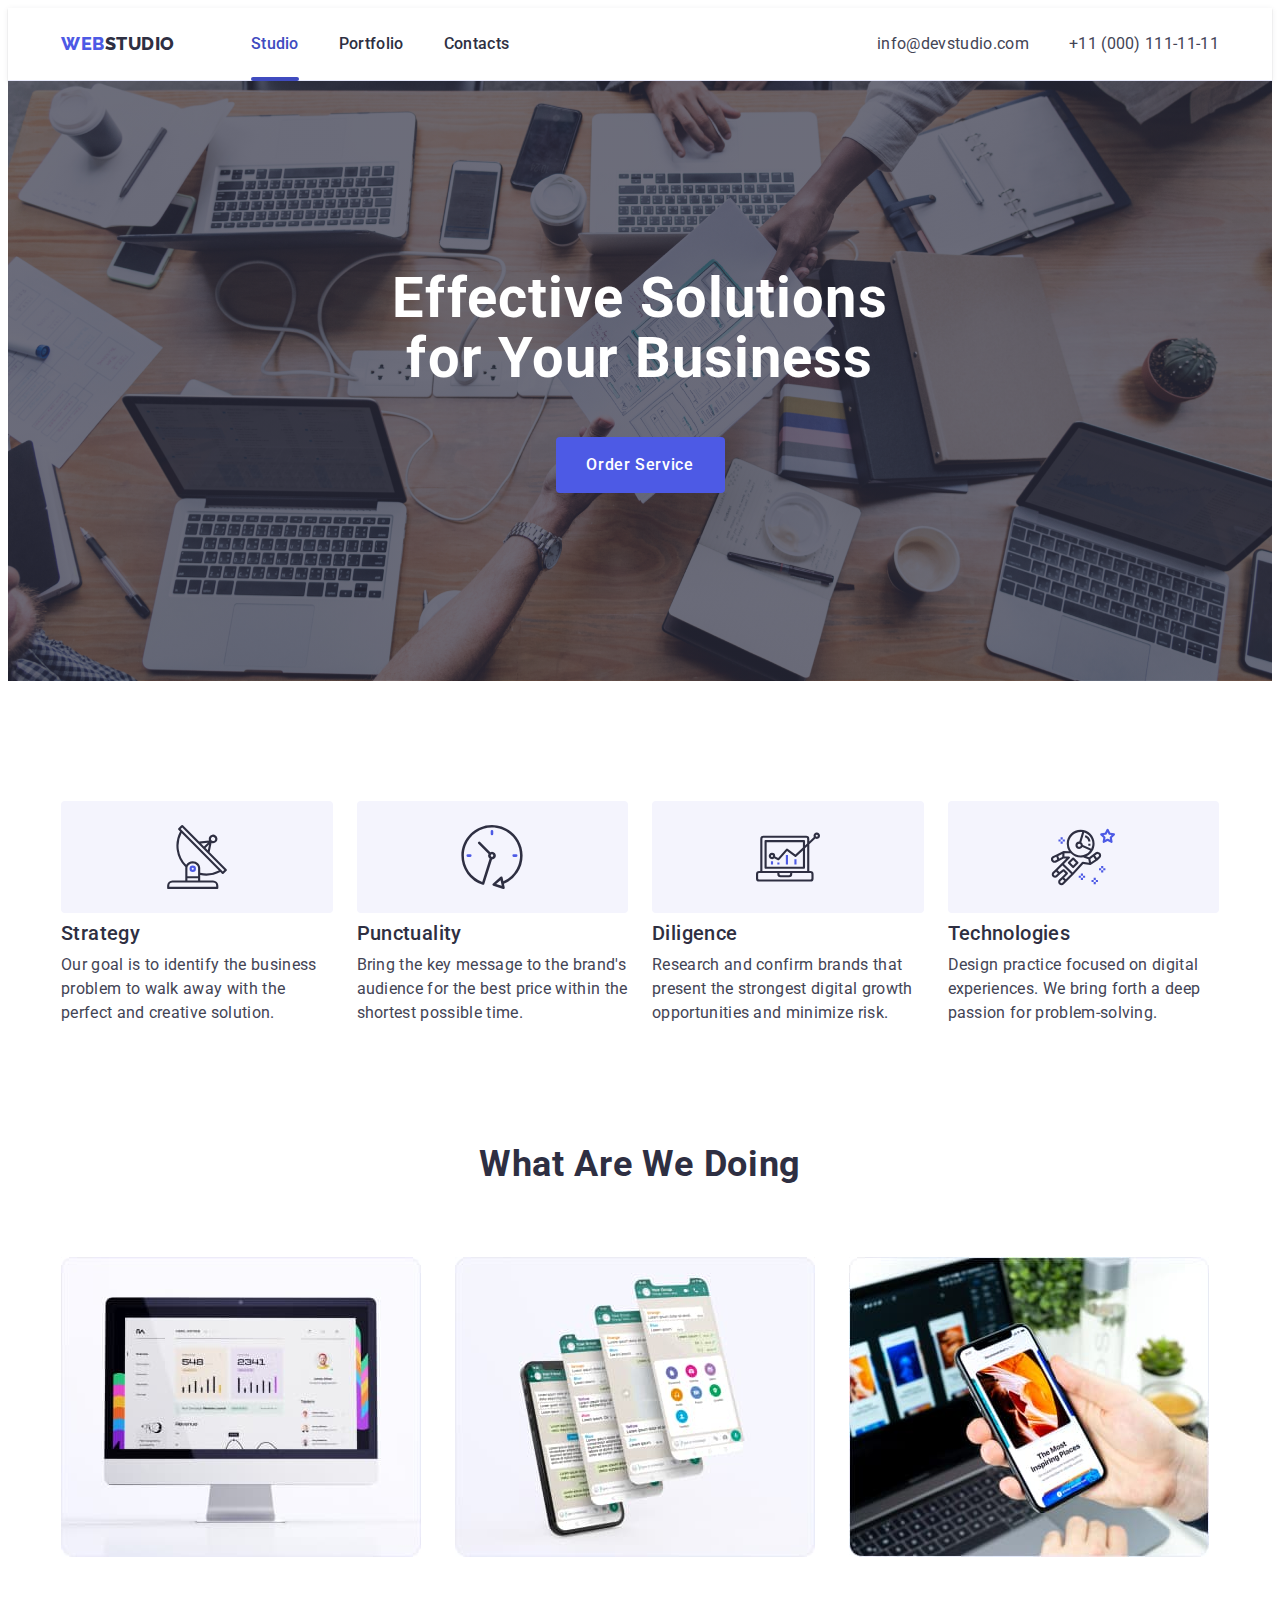
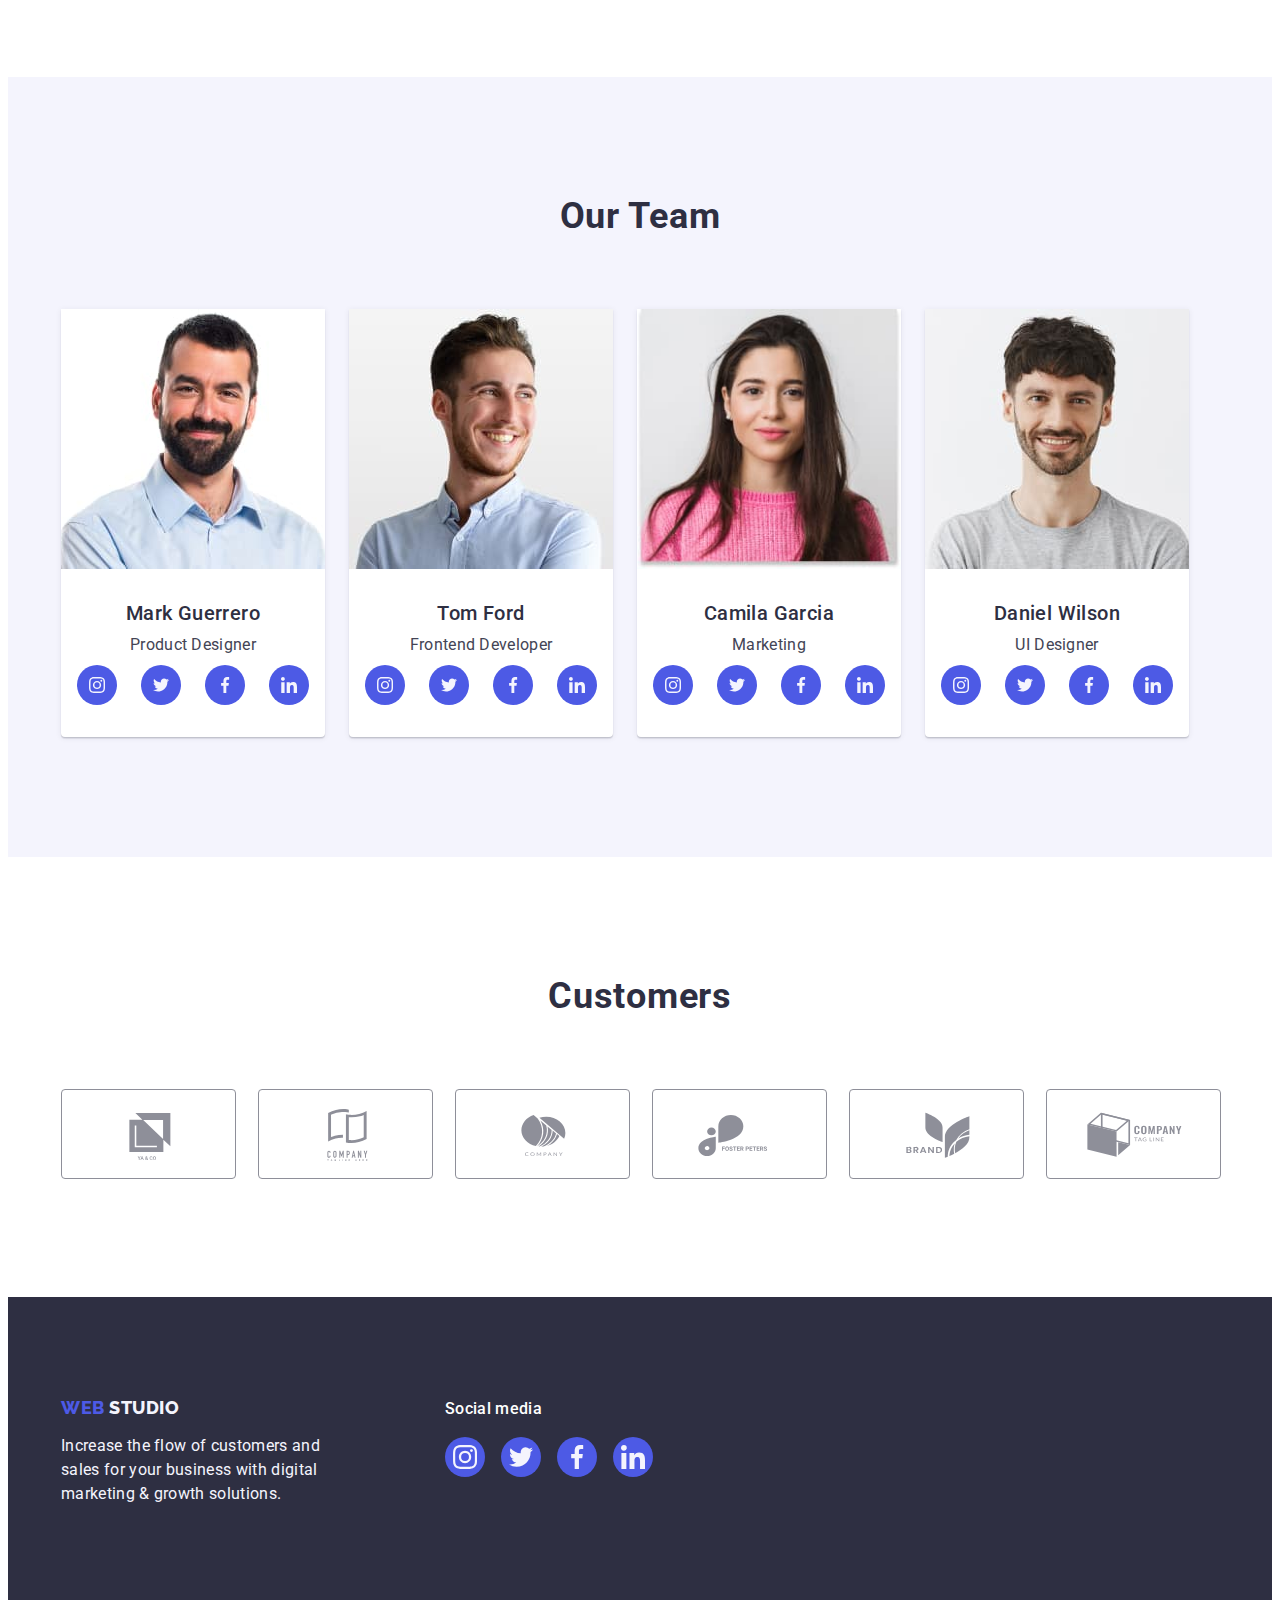
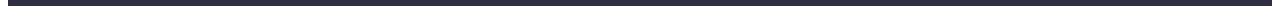
<file: index.html>
<!DOCTYPE html>
<html lang="en">
  <head>
    <meta charset="UTF-8" />
    <meta name="viewport" content="width=device-width, initial-scale=1.0" />
    <title>goit-markup-hw-01</title>
    <link rel="preconnect" href="https://fonts.googleapis.com" />
    <link rel="preconnect" href="https://fonts.gstatic.com" crossorigin />
    <link
      href="https://fonts.googleapis.com/css2?family=Raleway:wght@800&family=Roboto:wght@400;500;700&display=swap"
      rel="stylesheet"
    />
    <link
      rel="stylesheet"
      href="https://cdnjs.cloudflare.com/ajax/libs/modern-normalize/2.0.0/modern-normalize.min.css"
      integrity="sha512-4xo8blKMVCiXpTaLzQSLSw3KFOVPWhm/TRtuPVc4WG6kUgjH6J03IBuG7JZPkcWMxJ5huwaBpOpnwYElP/m6wg=="
      crossorigin="anonymous"
      referrerpolicy="no-referrer"
    />
    <link rel="stylesheet" href="./css/styles.css" />
  </head>
  <body>
    <header class="page-header">
      <div class="header-container container">
        <nav class="header-nav">
          <a class="logo link" href="./index.html"
            >Web<span class="logo-span">Studio</span></a
          >
          <ul class="list header-list">
            <li>
              <a class="link header-list-item current" href="./index.html">Studio</a>
            </li>
            <li>
              <a class="link header-list-item" href="./portfolio.html"
                >Portfolio</a
              >
            </li>
            <li>
              <a class="link header-list-item" href="">Contacts</a>
            </li>
          </ul>
        </nav>
        <address class="address list">
          <ul class="site-address list">
            <li>
              <a class="link address-link" href="mailto:info@devstudio.com"
                >info@devstudio.com</a
              >
            </li>
            <li>
              <a class="link address-link" href="tel:+110001111111"
                >+11 (000) 111-11-11</a
              >
            </li>
          </ul>
        </address>
      </div>
    </header>

    <main>
      <!-- section 1  -->
      <section class="section-hero">
        <div class="container">
          <h1 class="main-title">Effective Solutions for Your Business</h1>
          <button data-modal-open class="button-index" type="button">Order Service</button>
        </div>
      </section>
      <!-- section 2  -->
      <section class="section-two">
        <div class="container">
          <h2 class="visually-hidden">Our Peculiarities</h2>
          <ul class="list section-two-list">
            <li class="section-two-list-item">
              <div class="icon-section-two">
                <svg width="64" height="64">
                  <use href="./images/icons.svg#icon-antenna"></use>
                </svg>
              </div>
              <h3 class="benefits">Strategy</h3>
              <p class="benefits-p">
                Our goal is to identify the business problem to walk away with
                the perfect and creative solution.
              </p>
            </li>

            <li class="section-two-list-item">
              <div class="icon-section-two">
                <svg width="64" height="64">
                  <use href="./images/icons.svg#icon-clock"></use>
                </svg>
              </div>
              <h3 class="benefits">Punctuality</h3>
              <p class="benefits-p">
                Bring the key message to the brand's audience for the best price
                within the shortest possible time.
              </p>
            </li>
            <li class="section-two-list-item">
               <div class="icon-section-two">
                <svg width="64" height="64">
                  <use href="./images/icons.svg#icon-diagram"></use>
                </svg>
               </div>
              <h3 class="benefits">Diligence</h3>
              <p class="benefits-p">
                Research and confirm brands that present the strongest digital
                growth opportunities and minimize risk.
              </p>
            </li>
            <li class="section-two-list-item">
               <div class="icon-section-two">
                <svg  width="64" height="64">
                  <use href="./images/icons.svg#icon-astronaut"></use>
                </svg>
               </div>
              <h3 class="benefits">Technologies</h3>
              <p class="benefits-p">
                Design practice focused on digital experiences. We bring forth a
                deep passion for problem-solving.
              </p>
            </li>
          </ul>
        </div>
      </section>

      <!-- section 3  -->
      <section class="section-three">
        <div class="container">
          <h2 class="section-three-h-two">What are we doing</h2>
          <ul class="list section-three-list">
            <li class="section-three-list-item">
              <img
                src="./images/img1.jpg"
                alt="screen foto"
                width="360"
                height="300"
              />
            </li>
            <li class="section-three-list-item">
              <img
                src="./images/img2.jpg"
                alt="phone screen foto"
                width="360"
                height="300"
              />
            </li>
            <li class="section-three-list-item">
              <img
                src="./images/img3.jpg"
                alt="phone foto"
                width="360"
                height="300"
              />
            </li>
          </ul>
        </div>
      </section>
      <!-- section 4  -->
      <section class="section-four">
        <div class="container">
          <h2 class="our-team">Our Team</h2>
          <ul class="list section-four-list">
            <li class="i-card">
              <img
                src="./images/img4.jpg"
                alt="Product Designer foto"
                width="264"
                height="260"
              />
              <div class="name-position">
                <h3 class="section-four-h-three">Mark Guerrero</h3>
                <p class="i-position">Product Designer</p>
                
                <ul class="sm-teammates">
                  <li class="sm-icon"><a class="sm-icon-link" href="https://www.instagram.com/" target="_blank"><svg class="icon-svg"  width="16" height="16">
                  <use href="./images/icons.svg#icon-instagram"></use>
                </svg></a></li>
                  <li class="sm-icon"><a class="sm-icon-link" href="https://twitter.com/" target="_blank" ><svg class="icon-svg" width="16" height="16">
                  <use href="./images/icons.svg#icon-twitter"></use>
                </svg></a></li>
                  <li class="sm-icon"><a class="sm-icon-link" href="https://www.facebook.com/" target="_blank"><svg class="icon-svg" width="16" height="16">
                  <use href="./images/icons.svg#icon-facebook"></use>
                </svg></a></li>
                  <li class="sm-icon"><a class="sm-icon-link" href="https://www.linkedin.com/" target="_blank"><svg class="icon-svg" width="16" height="16">
                  <use href="./images/icons.svg#icon-linkedin"></use>
                </svg></a></li>
                </ul>
                </div>
              
            </li>
            <li class="i-card">
              <img
                src="./images/img5.jpg"
                alt="Frontend Developer foto"
                width="264"
                height="260"
              />
              <div class="name-position">
                <h3 class="section-four-h-three">Tom Ford</h3>
                <p class="i-position">Frontend Developer</p>
                
                <ul class="sm-teammates">
                  <li class="sm-icon"><a class="sm-icon-link" href="https://www.instagram.com/" target="_blank"><svg class="icon-svg" width="16" height="16">
                  <use href="./images/icons.svg#icon-instagram"></use>
                </svg></a></li>
                  <li class="sm-icon"><a class="sm-icon-link" href="https://twitter.com/" target="_blank" ><svg class="icon-svg" width="16" height="16">
                  <use href="./images/icons.svg#icon-twitter"></use>
                </svg></a></li>
                  <li class="sm-icon"><a class="sm-icon-link" href="https://www.facebook.com/" target="_blank"><svg class="icon-svg" width="16" height="16">
                  <use href="./images/icons.svg#icon-facebook"></use>
                </svg></a></li>
                  <li class="sm-icon"><a class="sm-icon-link" href="https://www.linkedin.com/" target="_blank"><svg class="icon-svg" width="16" height="16">
                  <use href="./images/icons.svg#icon-linkedin"></use>
                </svg></a></li>
                </ul>
              </div>
            </li>
            <li class="i-card">
              <img
                src="./images/img6.jpg"
                alt="Marketing foto"
                width="264"
                height="260"
              />
              <div class="name-position">
                <h3 class="section-four-h-three">Camila Garcia</h3>
                <p class="i-position">Marketing</p>
                
                <ul class="sm-teammates">
                  <li class="sm-icon"><a class="sm-icon-link" href="https://www.instagram.com/" target="_blank"><svg class="icon-svg" width="16" height="16">
                  <use href="./images/icons.svg#icon-instagram"></use>
                </svg></a></li>
                  <li class="sm-icon"><a class="sm-icon-link" href="https://twitter.com/" target="_blank" ><svg class="icon-svg" width="16" height="16">
                  <use href="./images/icons.svg#icon-twitter"></use>
                </svg></a></li>
                  <li class="sm-icon"><a class="sm-icon-link" href="https://www.facebook.com/" target="_blank"><svg class="icon-svg" width="16" height="16">
                  <use href="./images/icons.svg#icon-facebook"></use>
                </svg></a></li>
                  <li class="sm-icon"><a class="sm-icon-link" href="https://www.linkedin.com/" target="_blank"><svg class="icon-svg" width="16" height="16">
                  <use href="./images/icons.svg#icon-linkedin"></use>
                </svg></a></li>
                </ul>
              </div>
            </li>
            <li class="i-card">
              <img
                src="./images/img7.jpg"
                alt="UI Designer foto"
                width="264"
                height="260"
              />
              <div class="name-position">
                <h3 class="section-four-h-three">Daniel Wilson</h3>
                <p class="i-position">UI Designer</p>
                
                <ul class="sm-teammates">
                  <li class="sm-icon"><a class="sm-icon-link" href="https://www.instagram.com/" target="_blank"><svg class="icon-svg" width="16" height="16">
                  <use href="./images/icons.svg#icon-instagram"></use>
                </svg></a></li>
                  <li class="sm-icon"><a class="sm-icon-link" href="https://twitter.com/" target="_blank" ><svg class="icon-svg" width="16" height="16">
                  <use href="./images/icons.svg#icon-twitter"></use>
                </svg></a></li>
                  <li class="sm-icon"><a class="sm-icon-link" href="https://www.facebook.com/" target="_blank"><svg class="icon-svg" width="16" height="16">
                  <use href="./images/icons.svg#icon-facebook"></use>
                </svg></a></li>
                  <li class="sm-icon"><a class="sm-icon-link" href="https://www.linkedin.com/" target="_blank"><svg class="icon-svg" width="16" height="16">
                  <use href="./images/icons.svg#icon-linkedin"></use>
                </svg></a></li>
                </ul>
                </div>
              
            </li>
          </ul>
        </div>
      </section>
      <!-- SECTION 5 -->

    <section class="section-five">
      <div class="container">
        <h2 class="customers-title">Customers</h2>
      <ul class="customers-list">
        <li class="icon-list-five"><a class="icon-link-five" href=""> <svg class="customers-icon" width="104" height="56"><use href="./images/icons.svg#icon-logo-1"></use></svg></a></li>
        <li class="icon-list-five"><a class="icon-link-five" href=""> <svg class="customers-icon" width="104" height="56"><use href="./images/icons.svg#icon-logo-2"></use></svg></a></li>
        <li class="icon-list-five"><a class="icon-link-five" href=""> <svg class="customers-icon" width="104" height="56"><use href="./images/icons.svg#icon-logo-3"></use></svg></a></li>
        <li class="icon-list-five"><a class="icon-link-five" href=""> <svg class="customers-icon" width="104" height="56"><use href="./images/icons.svg#icon-logo-4"></use></svg></a></li>
        <li class="icon-list-five"><a class="icon-link-five" href=""> <svg class="customers-icon" width="104" height="56"><use href="./images/icons.svg#icon-logo-5"></use></svg></a></li>
        <li class="icon-list-five"><a class="icon-link-five" href=""> <svg class="customers-icon" width="104" height="56"><use href="./images/icons.svg#icon-logo-6"></use></svg></a></li>
      </ul>
      </div>
    </section>
    </main>
    <footer class="footer">
      <div class="container footerdiv">
        <div class="logo-parahraf"><a class="logo-footer link" href="./index.html"
          >Web <span class="logo-span-footer">Studio</span></a
        >
        <p class="footer-p">
          Increase the flow of customers and sales for your business with
          digital marketing & growth solutions.
        </p>
      </div>
        <div class="footer-sm">
          <p class="p-sm">Social media</p>
          <ul class="footer-icons">
            <li class="footer-list-icon">
              <a class="footer-link-icon" href="">
                <svg class="svg-footer" width="24" height="24">
                  <use href="./images/icons.svg#icon-instagram"></use>
                </svg>
              </a>
            </li>
           <li class="footer-list-icon">
              <a class="footer-link-icon" href="">
                <svg class="svg-footer" width="24" height="24">
                  <use href="./images/icons.svg#icon-twitter"></use>
                </svg>
              </a>
            </li>
            <li class="footer-list-icon">
              <a class="footer-link-icon" href="">
                <svg class="svg-footer" width="24" height="24">
                  <use href="./images/icons.svg#icon-facebook"></use>
                </svg>
              </a>
            </li>
            <li class="footer-list-icon">
              <a class="footer-link-icon" href="">
                <svg class="svg-footer" width="24" height="24">
                  <use href="./images/icons.svg#icon-linkedin"></use>
                </svg>
              </a>
            </li>
          </ul>
        </div>
      </div>
    </footer>
    <div data-modal class="modal-container is-hidden">
       <div class="modal">
         <button class="modal-button" data-modal-close type="button"> 
          <svg class="svg-modal" width="8" height="8">
            <use href="./images/icons.svg#icon-icon-modal-close"></use>
          </svg>
         </button>
       </div>
    </div>
     <script src="./js/modal.js"></script>
  </body>
</html>
</file>
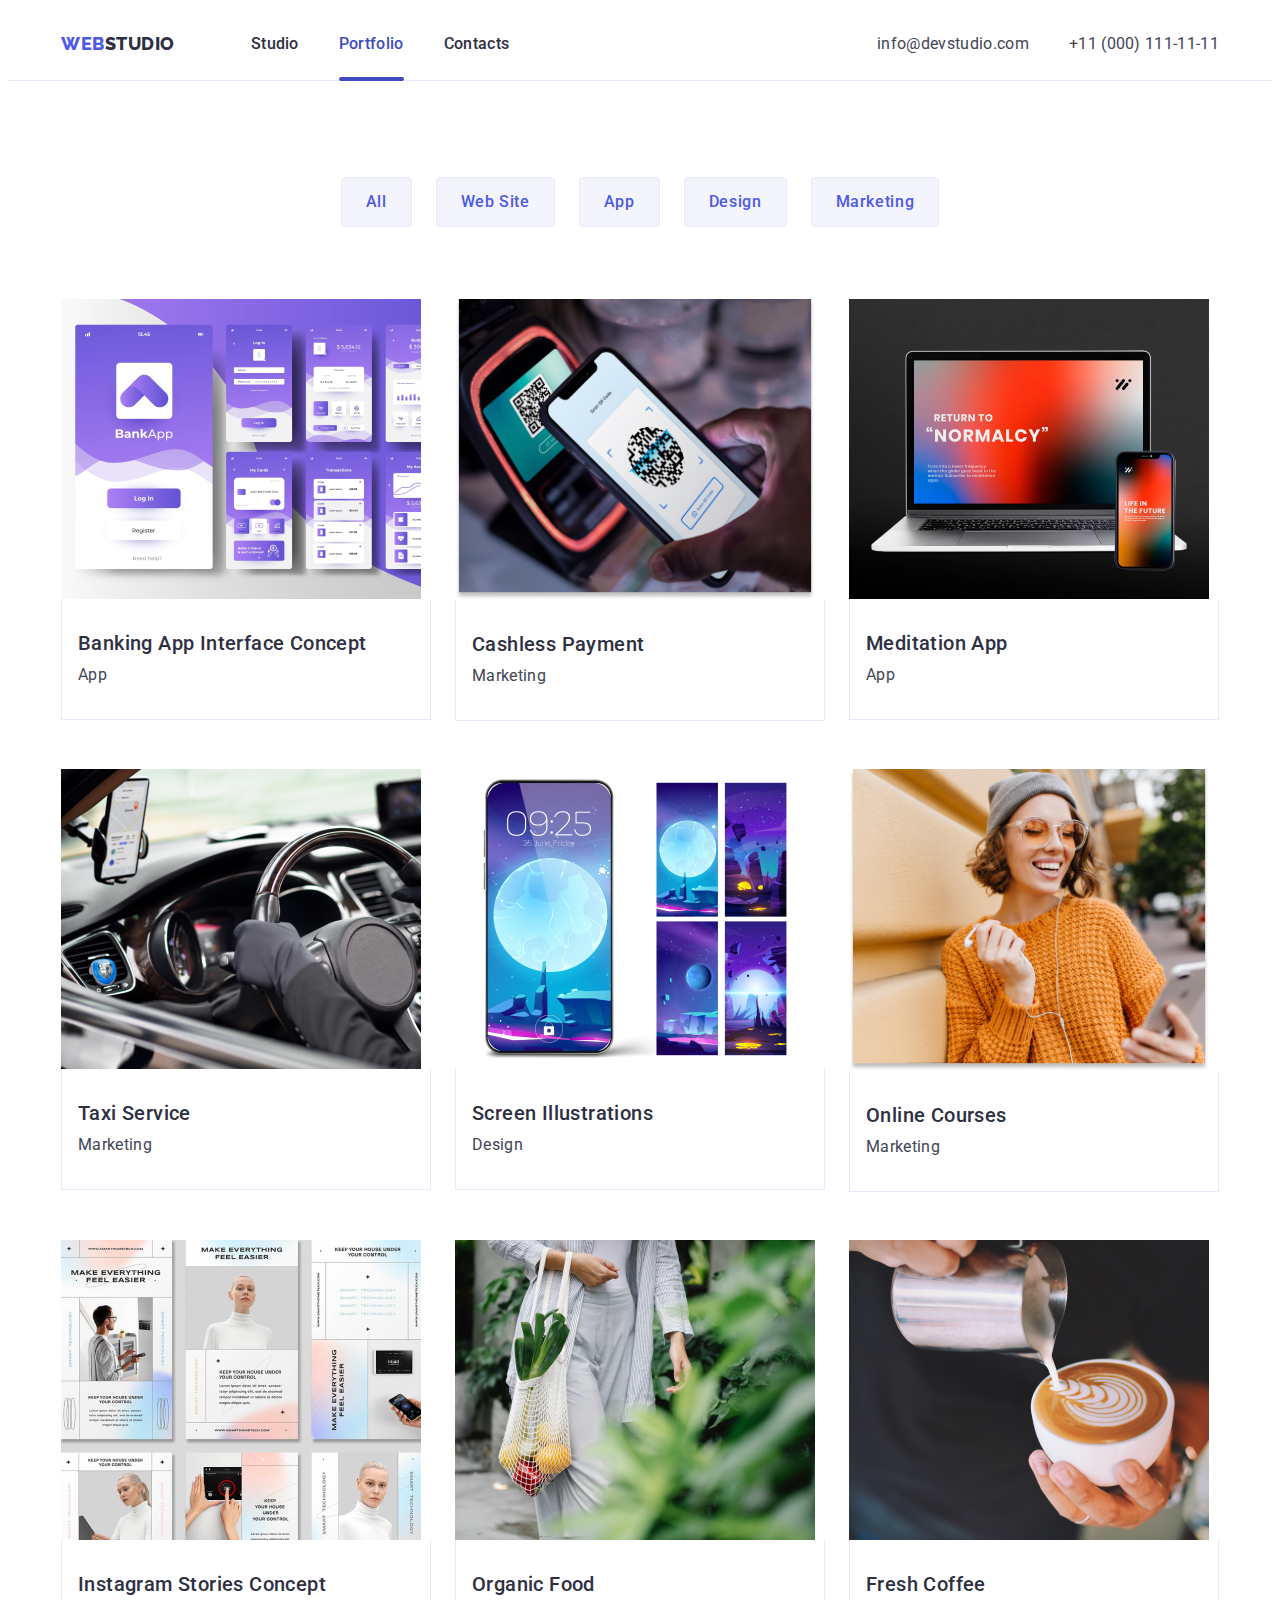
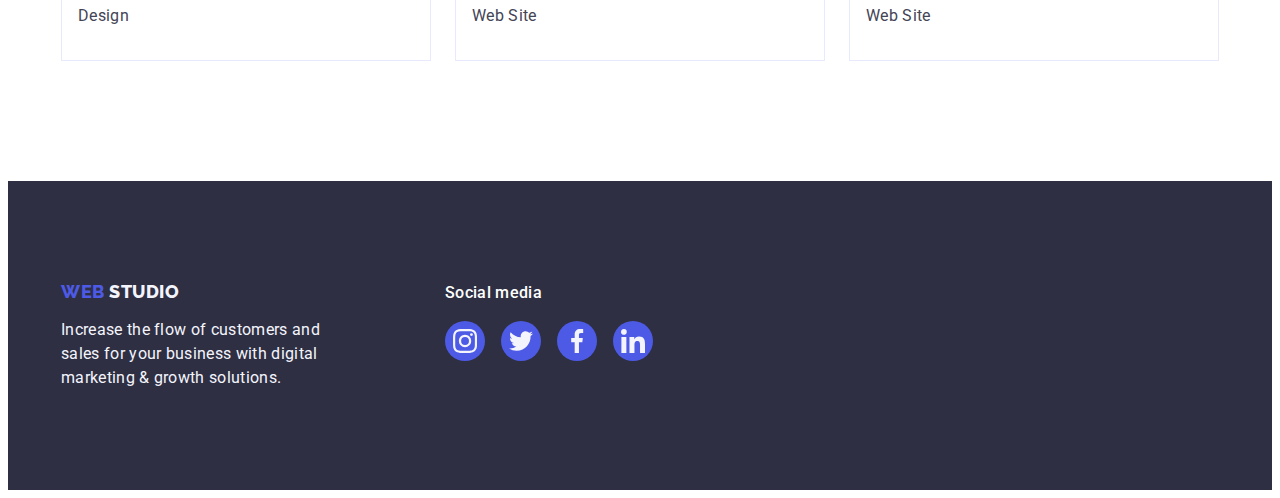
<file: portfolio.html>
<!DOCTYPE html>
<html lang="en">

<head>
    <meta charset="UTF-8">
    <meta name="viewport" content="width=device-width, initial-scale=1.0">
    <title>Document</title>
    <link rel="preconnect" href="https://fonts.googleapis.com">
    <link rel="preconnect" href="https://fonts.gstatic.com" crossorigin>
    <link href="https://fonts.googleapis.com/css2?family=Raleway:wght@800&family=Roboto:wght@400;500;700&display=swap"
      rel="stylesheet"/>
    
        <link rel="stylesheet" href="https://cdnjs.cloudflare.com/ajax/libs/modern-normalize/2.0.0/modern-normalize.min.css" integrity="sha512-4xo8blKMVCiXpTaLzQSLSw3KFOVPWhm/TRtuPVc4WG6kUgjH6J03IBuG7JZPkcWMxJ5huwaBpOpnwYElP/m6wg==" crossorigin="anonymous" referrerpolicy="no-referrer" />
        <link rel="stylesheet" href="./css/styles.css">

<body>
    <header class="page-header-p">
       <div class="container header-container-p">
         <nav class="header-nav">
            <a class="logo-st list link" href="./index.html">Web<span class="logo-nd link">Studio</span> </a>
            <ul class="header-list list ">
                 <li><a class="header-list-item  link" href="./index.html">Studio</a></li>
                <li><a class="header-list-item  link current" href="./portfolio.html">Portfolio</a></li>
                <li><a class="header-list-item  link" href="">Contacts</a></li>
               
            </ul>
        </nav>
        <address class="address">
            <ul class=" site-address list">
                <li><a class="address-link-p  link" href="mailto:info@devstudio.com">info@devstudio.com</a></li>
                <li><a class="address-link-p  link" href="tel:+110001111111">+11 (000) 111-11-11</a></li>
            </ul>
        </address>
       </div>
    </header>
    <main>
        <section class="portfolio-main-section">
            

            <div class="container">
                <h1 class="visually-hidden">Portfolio</h1>
                <ul class="site-filter list">
                <li><button class="button-portfolio" type="button">All</button></li>
                <li><button class="button-portfolio" type="button">Web Site</button></li>
                <li><button class="button-portfolio" type="button">App</button></li>
                <li><button class="button-portfolio" type="button">Design</button></li>
                <li><button class="button-portfolio" type="button">Marketing</button></li>
            </ul>
            <ul class="list card-list">
                <li class="card-item">
                <a class="card-link link" href="">
                    <div class="overlay">
                        <img src="./images/imgportfolio1.jpg"
                         width="360"
                        alt="Banking App" >
                        <p class="overlay-text">14 Stylish and User-Friendly App Design Concepts · Task Manager App · Calorie Tracker App · Exotic Fruit Ecommerce App · Cloud Storage App</p>
                    </div>
                    <div class="card-cont">
                        <h2 class="cardname">Banking App Interface Concept</h2>
                    <p class="cardtype">App</p>
                    </div>
                </a>
                </li>

                <li class="card-item">
                <a class="card-link link" href="">
                    <div class="overlay">
                        <img src="./images/imgportfolio2.jpg"
                         width="360"
                        alt="Banking App" >
                        <p class="overlay-text">14 Stylish and User-Friendly App Design Concepts · Task Manager App · Calorie Tracker App · Exotic Fruit Ecommerce App · Cloud Storage App</p>
                    </div>
                    <div class="card-cont">
                        <h2 class="cardname">Cashless Payment</h2>
                    <p class="cardtype">Marketing</p>
                    </div>
                </a>
                </li>

                <li class="card-item">
                <a class="card-link link" href="">
                    <div class="overlay">
                        <img src="./images/imgportfolio3.jpg"
                         width="360"
                        alt="Banking App" >
                        <p class="overlay-text">14 Stylish and User-Friendly App Design Concepts · Task Manager App · Calorie Tracker App · Exotic Fruit Ecommerce App · Cloud Storage App</p>
                    </div>
                    <div class="card-cont">
                        <h2 class="cardname">Meditation App</h2>
                    <p class="cardtype">App</p>
                    </div>
                </a>
                </li>

                <li class="card-item">
                <a class="card-link link" href="">
                    <div class="overlay">
                        <img src="./images/imgportfolio4.jpg"
                         width="360"
                        alt="Banking App" >
                        <p class="overlay-text">14 Stylish and User-Friendly App Design Concepts · Task Manager App · Calorie Tracker App · Exotic Fruit Ecommerce App · Cloud Storage App</p>
                    </div>
                    <div class="card-cont">
                        <h2 class="cardname">Taxi Service</h2>
                    <p class="cardtype">Marketing</p>
                    </div>
                </a>
                </li>

                <li class="card-item">
                <a class="card-link link" href="">
                    <div class="overlay">
                        <img src="./images/imgportfolio5.jpg"
                         width="360"
                        alt="Banking App" >
                        <p class="overlay-text">14 Stylish and User-Friendly App Design Concepts · Task Manager App · Calorie Tracker App · Exotic Fruit Ecommerce App · Cloud Storage App</p>
                    </div>
                    <div class="card-cont">
                        <h2 class="cardname">Screen Illustrations</h2>
                    <p class="cardtype">Design</p>
                    </div>
                </a>
                </li>

               <li class="card-item">
                <a class="card-link link" href="">
                    <div class="overlay">
                        <img src="./images/imgportfolio6.jpg"
                         width="360"
                        alt="Banking App" >
                        <p class="overlay-text">14 Stylish and User-Friendly App Design Concepts · Task Manager App · Calorie Tracker App · Exotic Fruit Ecommerce App · Cloud Storage App</p>
                    </div>
                    <div class="card-cont">
                        <h2 class="cardname">Online Courses</h2>
                    <p class="cardtype">Marketing</p>
                    </div>
                </a>
                </li>

                <li class="card-item">
                <a class="card-link link" href="">
                    <div class="overlay">
                        <img src="./images/imgportfolio7.jpg"
                         width="360"
                        alt="Banking App" >
                        <p class="overlay-text">14 Stylish and User-Friendly App Design Concepts · Task Manager App · Calorie Tracker App · Exotic Fruit Ecommerce App · Cloud Storage App</p>
                    </div>
                    <div class="card-cont">
                        <h2 class="cardname">Instagram Stories Concept</h2>
                    <p class="cardtype">Design</p>
                    </div>
                </a>
                </li>

                <li class="card-item">
                <a class="card-link link" href="">
                    <div class="overlay">
                        <img src="./images/imgportfolio8.jpg"
                         width="360"
                        alt="Banking App" >
                        <p class="overlay-text">14 Stylish and User-Friendly App Design Concepts · Task Manager App · Calorie Tracker App · Exotic Fruit Ecommerce App · Cloud Storage App</p>
                    </div>
                    <div class="card-cont">
                        <h2 class="cardname">Organic Food</h2>
                    <p class="cardtype">Web Site</p>
                    </div>
                </a>
                </li>

                <li class="card-item">
                <a class="card-link link" href="">
                    <div class="overlay">
                        <img src="./images/imgportfolio9.jpg"
                         width="360"
                        alt="Banking App" >
                        <p class="overlay-text">14 Stylish and User-Friendly App Design Concepts · Task Manager App · Calorie Tracker App · Exotic Fruit Ecommerce App · Cloud Storage App</p>
                    </div>
                    <div class="card-cont">
                        <h2 class="cardname">Fresh Coffee</h2>
                    <p class="cardtype">Web Site</p>
                    </div>
                </a>
                </li>
            </ul>
            </div>
        </section>

    </main>
    <footer class="footer">
      <div class="container footerdiv">
          <div class="logo-parahraf">
            <a class="logo-footer link" href="./index.html">Web <span class="footer-logo-studio link">Studio</span> </a>
          <p class="footer-p">Increase the flow of customers and sales for your business with digital marketing & growth solutions.</p>
          </div>
          <div class="footer-sm">
          <p class="p-sm">Social media</p>
          <ul class="footer-icons">
            <li class="footer-list-icon">
              <a class="footer-link-icon" href="">
                <svg class="svg-footer" width="24" height="24">
                  <use href="./images/icons.svg#icon-instagram"></use>
                </svg>
              </a>
            </li>
           <li class="footer-list-icon">
              <a class="footer-link-icon" href="">
                <svg class="svg-footer" width="24" height="24">
                  <use href="./images/icons.svg#icon-twitter"></use>
                </svg>
              </a>
            </li>
            <li class="footer-list-icon">
              <a class="footer-link-icon" href="">
                <svg class="svg-footer" width="24" height="24">
                  <use href="./images/icons.svg#icon-facebook"></use>
                </svg>
              </a>
            </li>
            <li class="footer-list-icon">
              <a class="footer-link-icon" href="">
                <svg class="svg-footer" width="24" height="24">
                  <use href="./images/icons.svg#icon-linkedin"></use>
                </svg>
              </a>
            </li>
          </ul>
        </div>

      </div>
    </footer>

</body>

</html>
</file>
<file: css/styles.css>
:root {
    --white: #FFFFFF;
    --cloud: #F4F4FD;
    --iris: #4d5ae5;
    --slate: #434455;
    --navy-blue: #2E2F42;
    --blue: #404bbf;
    --customers-icon:#8E8F99;
    --footer-icon-hover: #31d0aa;
}


body {
    font-family: 'Roboto', sans-serif;
    font-size: 16px;
    color: var(--slate);
    background-color: var(--white);

}

h1,
h2,
h3,
p {
    margin: 0;

}

.page-header {
    border-bottom: 1px solid #e7e9fc;
    box-shadow: 0px 2px 1px rgba(46, 47, 66, 0.08),
        0px 1px 1px rgba(46, 47, 66, 0.16),
        0px 1px 6px rgba(46, 47, 66, 0.08);


}

.header-container {
    display: flex;

}

.container {
    width: 1158px;
    padding: 0 15px;
    margin: 0 auto;
}

.header-list {
    display: flex;
    gap: 40px;
    padding: 0;

}

.site-address {
    display: flex;
    gap: 40px;


}

.address-link {
    padding-top: 24px;
    padding-bottom: 24px;
    display: inline-block;
    transition: color 250ms cubic-bezier(0.4, 0, 0.2, 1);
}

/* Header */

.header-nav {
    display: flex;
    align-items: center;

}


.header-list-item {
    font-family: Roboto;
    color: var(--navy-blue);
    font-size:16px;
    font-style: normal;
    font-weight: 500;
    line-height: 1.5;
    letter-spacing: 0.02em;
    padding-top: 24px;
    padding-bottom: 24px;
    display: inline-block;
    position: relative;
    transition: color 250ms cubic-bezier(0.4, 0, 0.2, 1);
}
   .current {
    color: var(--blue);
   }


.logo {
    color: var(--iris);
    font-family: 'Raleway', sans-serif;
    font-size: 18px;
    font-style: normal;
    font-weight: 800;
    line-height: 1.17;
    /* 116.667% */
    letter-spacing: 0.03em;
    text-transform: uppercase;
    margin-right: 76px;
    display: inline-block;


}

.logo-footer {
    margin-bottom: 16px;
    display: inline-block;
    color: var(--iris);
    font-family: 'Raleway', sans-serif;
    font-size: 18px;
    font-style: normal;
    font-weight: 800;
    line-height: 1.17;
    /* 116.667% */
    letter-spacing: 0.03em;
    text-transform: uppercase;
}

.logo-span {
    color: var(--navy-blue);
    font-family: Raleway;
    font-size: 18px;
    font-style: normal;
    font-weight: 800;
    line-height: 1.17;
    /* 116.667% */
    letter-spacing: 0.03em;
    text-transform: uppercase;
}



.list a:hover {
    color: #404bbf;
}

.list a:active {
    color: #404bbf;
}

.list a:focus {
    color: #404bbf;
}

.list {
    list-style: none;
    padding: 0;
    margin: 0;
}

.link {
    text-decoration: none;

}

.address a {
    color: var(--slate);

    /* Body */
    font-family: Roboto;
    font-size: 16px;
    font-style: normal;
    font-weight: 400;
    line-height: 1.5;
    /* 150% */
    letter-spacing: 0.02em;
}

.address {
    font-style: normal;
    margin-left: auto;

}

.address a:hover,
.address a:focus {
    color: #404bbf;
}

/* PSEUDO-ELEMENT */

.current::after {
    content: "";
   
    width: 100%;
    height: 4px;
    border-radius: 2px;
    background: var(--blue);
    position: absolute;
    left: 0;
    bottom: -1px;  

     }







/* Section */
.section-hero {
    background: var(--navy-blue);
    padding-top: 188px;
    padding-bottom: 188px;
    background-image: url(../images/hero-bg.jpg);
    background-repeat: no-repeat;
    background-image: linear-gradient(rgba(46, 47, 66, 0.7),
            rgba(46, 47, 66, 0.7)), url(../images/hero-bg.jpg);
    max-width: 1440px;
    background-position: center;
    background-size: cover;
    margin: 0 auto;

}

img {
    display: block;
}

.main-title {
    color: var(--white);
    max-width: 496px;


    /* Header 1 */
    font-family: 'Roboto', sans-serif;
    font-size: 56px;
    text-align: center;
    font-style: normal;
    font-weight: 700;
    line-height: 1.07;
    /* 107.143% */
    letter-spacing: 0.02em;
    margin-bottom: 48px;
    margin-left: auto;
    margin-right: auto;

}

.button-index {
    color: var(--white);

    /* Button Text */
    font-family: Roboto, sans-serif;
    font-size: 16px;
    font-style: normal;
    font-weight: 500;
    line-height: 1.5;
    letter-spacing: 0.04em;
    background-color: var(--iris);
    cursor: pointer;
    display: block;
    min-width: 169px;
    height: 56px;
    border: none;
    border-radius: 4px;
    margin-left: auto;
    margin-right: auto;
    transition: background-color 250ms cubic-bezier(0.4, 0, 0.2, 1);
    

}

.button-index:hover,
.button-index:focus {
    background-color: var(--blue);
}

/* Section 2 */
.visually-hidden {
    position: absolute;
    width: 1px;
    height: 1px;
    margin: -1px;
    border: 0;
    padding: 0;
    white-space: nowrap;
    clip-path: inset(100%);
    clip: rect(0 0 0 0);
    overflow: hidden;
}

.section-two {
    padding: 120px 0;

}

.icon-section-two {
    
    height: 112px;
    background-color: var(--cloud);
    display: flex;
    align-items: center;
    justify-content: center;
    margin-bottom: 8px;
    border-radius: 4px;
}


.section-two-list-item {
    width: calc((100% - 72px) / 4);
}

.section-two-list {
    display: flex;
    gap: 24px;
}




.benefits {
    color: var(--navy-blue);

    /* Header 3 */
    font-family: Roboto;
    font-size: 20px;
    font-style: normal;
    font-weight: 500;
    line-height: 1.2;
    /* 120% */
    letter-spacing: 0.02em;
    background-color: var(--white);
    margin-bottom: 8px;

}

.benefits-p {
    color: var(--slate);

    /* Body */
    font-family: Roboto;
    font-size: 16px;
    font-style: normal;
    font-weight: 400;
    line-height: 1.5;
    /* 150% */
    letter-spacing: 0.02em;

}

/* Section 3 */
.section-three {
    padding-bottom: 120px;
}

.section-three-list {
    display: flex;
    gap: 24px;
}

.section-three-list-item {
    width: calc((100% - 48px) / 3);
}



.section-three-h-two {
    color: var(--navy-blue);


    /* Header 2 */
    font-family: Roboto;
    font-size: 36px;
    font-style: normal;
    font-weight: 700;
    line-height: 1.11;
    text-align: center;
    /* 111.111% */
    letter-spacing: 0.02em;
    text-transform: capitalize;
    margin-bottom: 72px;
}

/* Section 4 */
.section-four {
    background-color: var(--cloud);
    padding-top: 120px;
    padding-bottom: 120px;
}

.benefits {
    background-color: var(--white);
    border-radius: 0px 0px 4px 4px;
    width: calc((100% - 72px) / 4);

}

.name-position {
    padding-top: 32px;
    padding-bottom: 32px;
}

.section-four-list {
    display: flex;
    gap: 24px;
}


.our-team {
    color: var(--navy-blue);


    /* Header 2 */
    font-family: Roboto, sans-serif;
    font-size: 36px;
    font-style: normal;
    font-weight: 700;
    line-height: 1.11;
    /* 111.111% */
    letter-spacing: 0.02em;
    text-transform: capitalize;
    text-align: center;
    margin-bottom: 72px;
}

.section-four-h-three {
    color: var(--navy-blue);


    /* Header 3 */
    font-family: Roboto;
    font-size: 20px;
    font-style: normal;
    font-weight: 500;
    line-height: 1.2;
    /* 120% */
    letter-spacing: 0.02em;
    text-align: center;
    margin-bottom: 8px;
}

.i-position {
    color: var(--slate);


    /* Body */
    font-family: Roboto, sans-serif;
    font-size: 16px;
    font-style: normal;
    font-weight: 400;
    line-height: 1.5;
    /* 150% */
    letter-spacing: 0.02em;
    text-align: center;
    padding-bottom: 8px;



}

.i-card {
    border-radius: 0px 0px 4px 4px;
    background: var(--WHITE, #FFF);
    box-shadow: 0px 2px 1px 0px rgba(46, 47, 66, 0.08), 0px 1px 1px 0px rgba(46, 47, 66, 0.16), 0px 1px 6px 0px rgba(46, 47, 66, 0.08);

}
.sm-teammates{
    display: flex;
    gap: 24px;
    align-items: center;
    justify-content: center;
    padding: 0;
  
}
.sm-icon{
    width: 40px;
    height: 40px;
}
.sm-icon-link{
    width: 100%;
    height: 100%;
    background-color: var(--iris);
    transition: background-color 250ms cubic-bezier(0.4, 0, 0.2, 1);
    border-radius: 50%;
    display: flex;
    align-items: center;
    justify-content: center;
    
}
.sm-icon-link:hover,
.sm-icon-link:focus{
    background-color: var(--blue);
}
.icon-svg{
    fill: var(--cloud);
}


/* SECTION 5  */

.section-five {
    padding-top: 120px;
    padding-bottom: 120px;
}

.customers-title{
    color: var(--navy-blue);
    font-size: 36px;
        font-style: normal;
        font-weight: 700;
        line-height: 1.11;
        /* 111.111% */
        letter-spacing: 0.72px;
        text-transform: capitalize;
        text-align: center;
        
        margin-bottom: 72px;
}
.customers-list{
    display: flex;
    gap: 24px;
    align-items: center;
    justify-content: center;
    margin: 0;
    padding: 0;
}
.customers-icon{
    fill: currentColor;



}

.icon-list-five{
    width: calc((100% - 120px) / 6);
    height: 88px;
    
}
.icon-link-five{
    
    border-radius: 4px;
    border: 1px solid var(--LIGHT-SLATE, #8E8F99);
    width: 100%;
    height: 100%;
    display: flex;
    align-items: center;
    justify-content: center;
    color:var(--customers-icon);
    transition: border-color 250ms cubic-bezier(0.4, 0, 0.2, 1),
        color 250ms cubic-bezier(0.4, 0, 0.2, 1);
    
}

.icon-link-five:hover,
.icon-link-five:focus{
    border-color: #404bbf;
    color: #404bbf;


}



/* footer */
.footer {
    background: var(--navy-blue);
    padding-top: 100px;
    padding-bottom: 100px;

}

.logo-span-footer {
    color: var(--cloud);
    font-family: Raleway, sans-serif;
    font-size: 18px;
    font-style: normal;
    font-weight: 800;
    line-height: 1.17;
    letter-spacing: 0.03em;
    text-transform: uppercase;
}

.footer-p {
    color: var(--cloud);

    /* Body */
    font-family: Roboto;
    font-size: 16px;
    font-style: normal;
    font-weight: 400;
    line-height: 1.5;
    /* 150% */
    letter-spacing: 0.02em;
    width: 264px;
}

.p-sm{
    color: var(--WHITE, #FFF);
    
        /* Body Medium */
        font-family: Roboto;
        font-size: 16px;
        font-style: normal;
        font-weight: 500;
        line-height: 1.5;
        /* 150% */
        letter-spacing: 0.02em;
        margin-bottom: 16px;
}
.footerdiv{
    display: flex;
    align-items: baseline;
}
.logo-parahraf{
    margin-right: 120px;
}
.footer-icons{
    display: flex;
    gap: 16px;
    padding: 0;
   
}
.footer-list-icon{
    width: 40px;
    height: 40px;
}
.footer-link-icon{
    width: 100%;
    height: 100%;
    background-color: var(--iris);
    border-radius: 50%;
    display: flex;
    align-items: center;
    justify-content: center;
    transition: background-color 250ms cubic-bezier(0.4, 0, 0.2, 1);
}
.footer-link-icon:hover,
.footer-link-icon:focus {
    background-color: var(--footer-icon-hover);
}
.svg-footer{
    fill: var(--cloud);

}


/* PORTFOLIO!!!!!!!!!!!!!!!!!!!!!!!!!!!!!!!!!!!!!!!!!!!!!!!!!!!!!!!!!!!!!!!!!!!!!!!!!!!!!!!!!!!!!!!!!!!!!!!!!!!!!!!!!!! */

/* Body */
body {
    background-color: var(--white);
    color: var(--slate);

    font-family: Roboto, sans-serif;
}

.site-filter {
    display: flex;
    gap: 24px;
    justify-content: center;
    margin-bottom: 72px;
}

.header-container-p {
    display: flex;

}
.card-list {
    display: flex;
    row-gap: 48px;
    column-gap: 24px;
    flex-wrap: wrap;
}
.card-link{
    display: block;
    transition: box-shadow 250ms cubic-bezier(0.4, 0, 0.2, 1);

    
}


.overlay{
    position: relative;
    overflow: hidden;
}
.overlay-text {
    position: absolute;
    top: 0;
    color: var(--cloud);
    padding: 40px 32px;
    background-color: var(--iris);
    height: 100%;
    width: 100%;
    transform: translateY(100%);
    transition: transform 250ms cubic-bezier(0.4, 0, 0.2, 1);
}

.card-link:hover .overlay-text,
.card-link:focus .overlay-text{
    transform: translateY(0%);
}
.card-link:hover,
.card-link:focus {
    box-shadow: 0px 1px 6px rgba(46, 47, 66, 0.08),
        0px 1px 1px rgba(46, 47, 66, 0.16),
        0px 2px 1px rgba(46, 47, 66, 0.08);
   
}







.card-item {
    width: calc((100% - 48px) / 3);
}

.card-cont {
    padding: 32px 16px;
    border: 1px solid var(--CORNFLOWER, #E7E9FC);
    border-top: none;
}

.page-header-p {
    border-bottom: 1px solid var(--CORNFLOWER, #E7E9FC);


}

ul {
    list-style: none;
}

a {
    text-decoration: none;
}

.link {
    text-decoration: none;

}

/* Footer */


.navlink {
    color: var(--navy-blue);
    margin-bottom: 24px;
    margin-top: 24px;
}


.header-list-item:hover,
.header-list-item:focus,
.header-list-item:active {
    color: var(--blue);

}

.address {
    font-style: normal;

}

.list {
    list-style: none;
}

.logo-st {
    color: var(--iris);
    font-family: Raleway, sans-serif;
    font-size: 18px;
    font-style: normal;
    font-weight: 800;
    line-height: 1.17;
    /* 116.667% */
    letter-spacing: 0.03em;
    text-transform: uppercase;
    text-decoration: none;
    margin-right: 76px;
}

.logo-nd {
    color: var(--navy-blue);
    font-family: Raleway;
    font-size: 18px;
    font-style: normal;
    font-weight: 800;
    line-height: 1.17;
    /* 116.667% */
    letter-spacing: 0.03em;
    text-transform: uppercase;

}

.header-list {
    color: var(--navy-blue);

    /* Body Medium */
    font-family: Roboto;
    font-size: 16px;
    font-style: normal;
    font-weight: 500;
    line-height: 1.5;
    /* 150% */
    letter-spacing: 0.32px;

}

.address {
    color: var(--slate);

    /* Body */
    font-family: Roboto;
    font-size: 16px;
    font-style: normal;
    font-weight: 400;
    line-height: 1.5;
    /* 150% */
    letter-spacing: 0.32px;


}

.address-link-p {
    padding-top: 24px;
    padding-bottom: 24px;
    display: inline-block;
    transition: color 250ms cubic-bezier(0.4, 0, 0.2, 1);

}


.address:hover,
.address:focus {
    color: var(--navy-blue);
}

.button-portfolio {
    color: var(--iris);
    text-align: center;
    /* Button Text */
    font-family: Roboto, sans-serif;
    font-size: 16px;
    font-style: normal;
    font-weight: 500;
    line-height: 1.5;
    /* 150% */
    letter-spacing: 0.04em;
    background-color: var(--cloud);
    cursor: pointer;
    border-radius: 4px;
    border: 1px solid var(--CORNFLOWER, #E7E9FC);
    padding: 12px 24px;
    transition: color 250ms cubic-bezier(0.4, 0, 0.2, 1),
        background-color 250ms cubic-bezier(0.4, 0, 0.2, 1),
        border-color 250ms cubic-bezier(0.4, 0, 0.2, 1),
        box-shadow 250ms cubic-bezier(0.4, 0, 0.2, 1);
    


}

.button-portfolio:hover,
.button-portfolio:focus {
    color: var(--white);
    background-color: var(--blue);
    border: 1px solid transparent;
    box-shadow: 0px 3px 1px rgba(0, 0, 0, 0.1),
        0px 2px 1px rgba(0, 0, 0, 0.08),
        0px 2px 2px rgba(0, 0, 0, 0.12);


}

h2 {
    color: var(--navy-blue);
    /* Header 3 */
    font-family: Roboto;
    font-size: 20px;
    font-style: normal;
    font-weight: 500;
    line-height: 1.5;
    /* 120% */
    letter-spacing: 0.4px;
}

p {
    color: var(--slate);

    /* Body */
    font-family: Roboto;
    font-size: 16px;
    font-style: normal;
    font-weight: 400;
    line-height: 1.5;
    /* 150% */
    letter-spacing: 0.32px;
}

.footer {

    /* flex-shrink: 0; */
    background-color: var(--navy-blue);
    font-family: Roboto, sans-serif;

}

footer p {
    font-family: Roboto, sans-serif;
    font-size: 16px;
    font-style: normal;
    font-weight: 400;
    line-height: 1.5;
    /* 150% */
    letter-spacing: 0.02em;
    color: var(--cloud);

}

.footer-logo-studio {
    color: var(--cloud);
    font-family: Raleway, sans-serif;
    font-size: 18px;
    font-style: normal;
    font-weight: 800;
    line-height: 1.17;
    /* 116.667% */
    letter-spacing: 0.03em;
    text-transform: uppercase;

}

.cardname {

    color: var(--navy-blue);

    /* Header 3 */
    font-family: Roboto, sans-serif;
    font-size: 20px;
    font-style: normal;
    font-weight: 500;
    line-height: 1.2;
    letter-spacing: 0.02em;
    margin-bottom: 8px;

}

.portfolio-main-section {
    padding-top: 96px;
    padding-bottom: 120px;
}

.cardtype {
    color: var(--slate);

    /* Body */
    font-family: Roboto, sans-serif;
    font-size: 16px;
    font-style: normal;
    font-weight: 400;
    line-height: 1.5;
    /* 150% */
    letter-spacing: 0.02em;
}

.modal-container{
    position: fixed;
    top: 0;
    left: 0;
    width: 100%;
    height: 100%;
    background-color: rgba(46, 47, 66, 0.4);
    transition: opacity 250ms cubic-bezier(0.4, 0, 0.2, 1), visibility 250ms cubic-bezier(0.4, 0, 0.2, 1);


}
.is-hidden{
    visibility: hidden;
    pointer-events: none;
    opacity: 0;

    

}
.modal{
    position: absolute;
    top: 50%;
    left: 50%;
    transform: translate(-50%, -50%) scale(1);
    width: 408px;
    min-height: 584px;
    background: #fcfcfc;
    box-shadow: 0px 1px 1px rgba(0, 0, 0, 0.14), 0px 1px 3px rgba(0, 0, 0, 0.12), 0px 2px 1px rgba(0, 0, 0, 0.2);
    border-radius: 4px;
    transition: transform 250ms cubic-bezier(0.4, 0, 0.2, 1);


}
.modal-button{
    position: absolute;
    display: flex;
        align-items: center;
        justify-content: center;
        background-color: #e7e9fc;
        border: 1px solid rgba(0, 0, 0, 0.1);
        padding: 0;
        cursor: pointer;
        transition: background-color 250ms cubic-bezier(0.4, 0, 0.2, 1), border 250ms cubic-bezier(0.4, 0, 0.2, 1);
        top: 24px;
        right: 24px;
        width: 24px;
        height: 24px;
        border-radius: 50%;
   

}
.modal-button:hover,
.modal-button:focus{
    background-color: #404bbf;
    border: none;
    fill: #fff;

}
.svg-modal{
    transition: fill 250ms cubic-bezier(0.4, 0, 0.2, 1);
}
</file>
